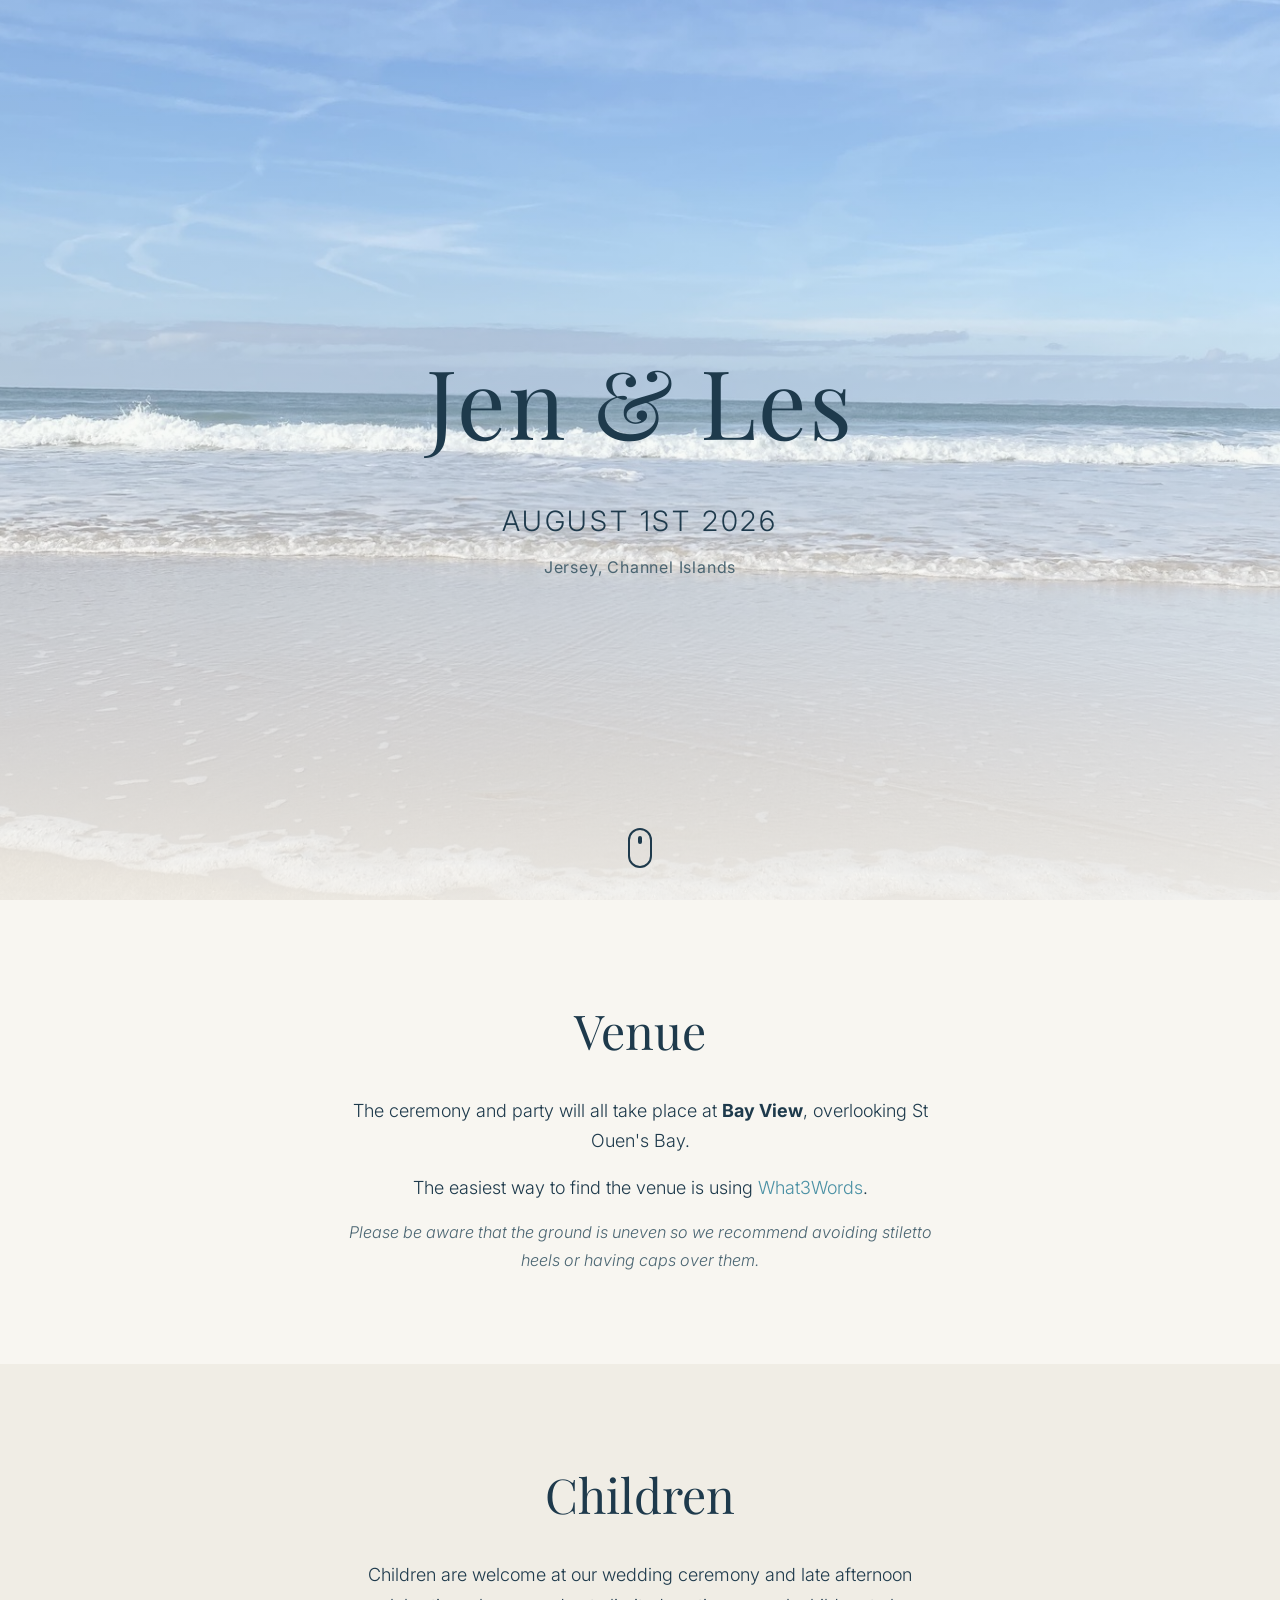
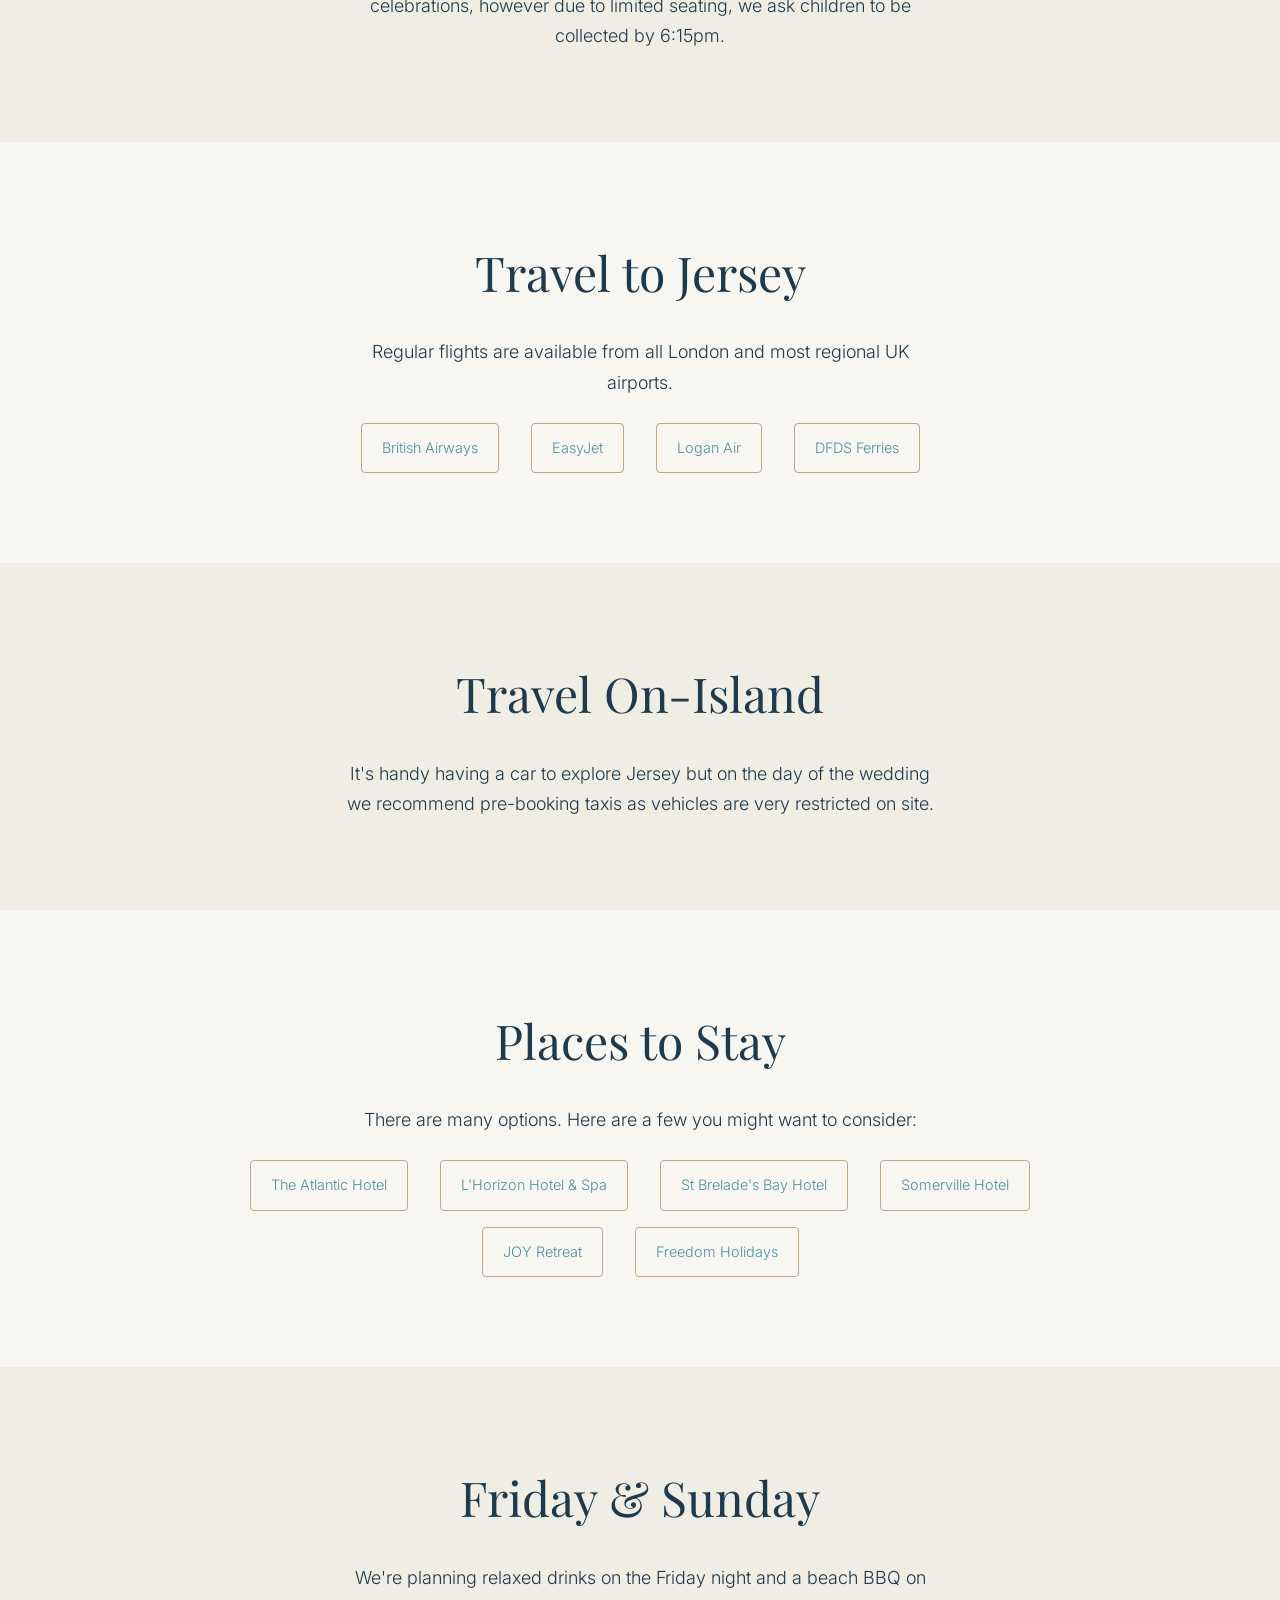
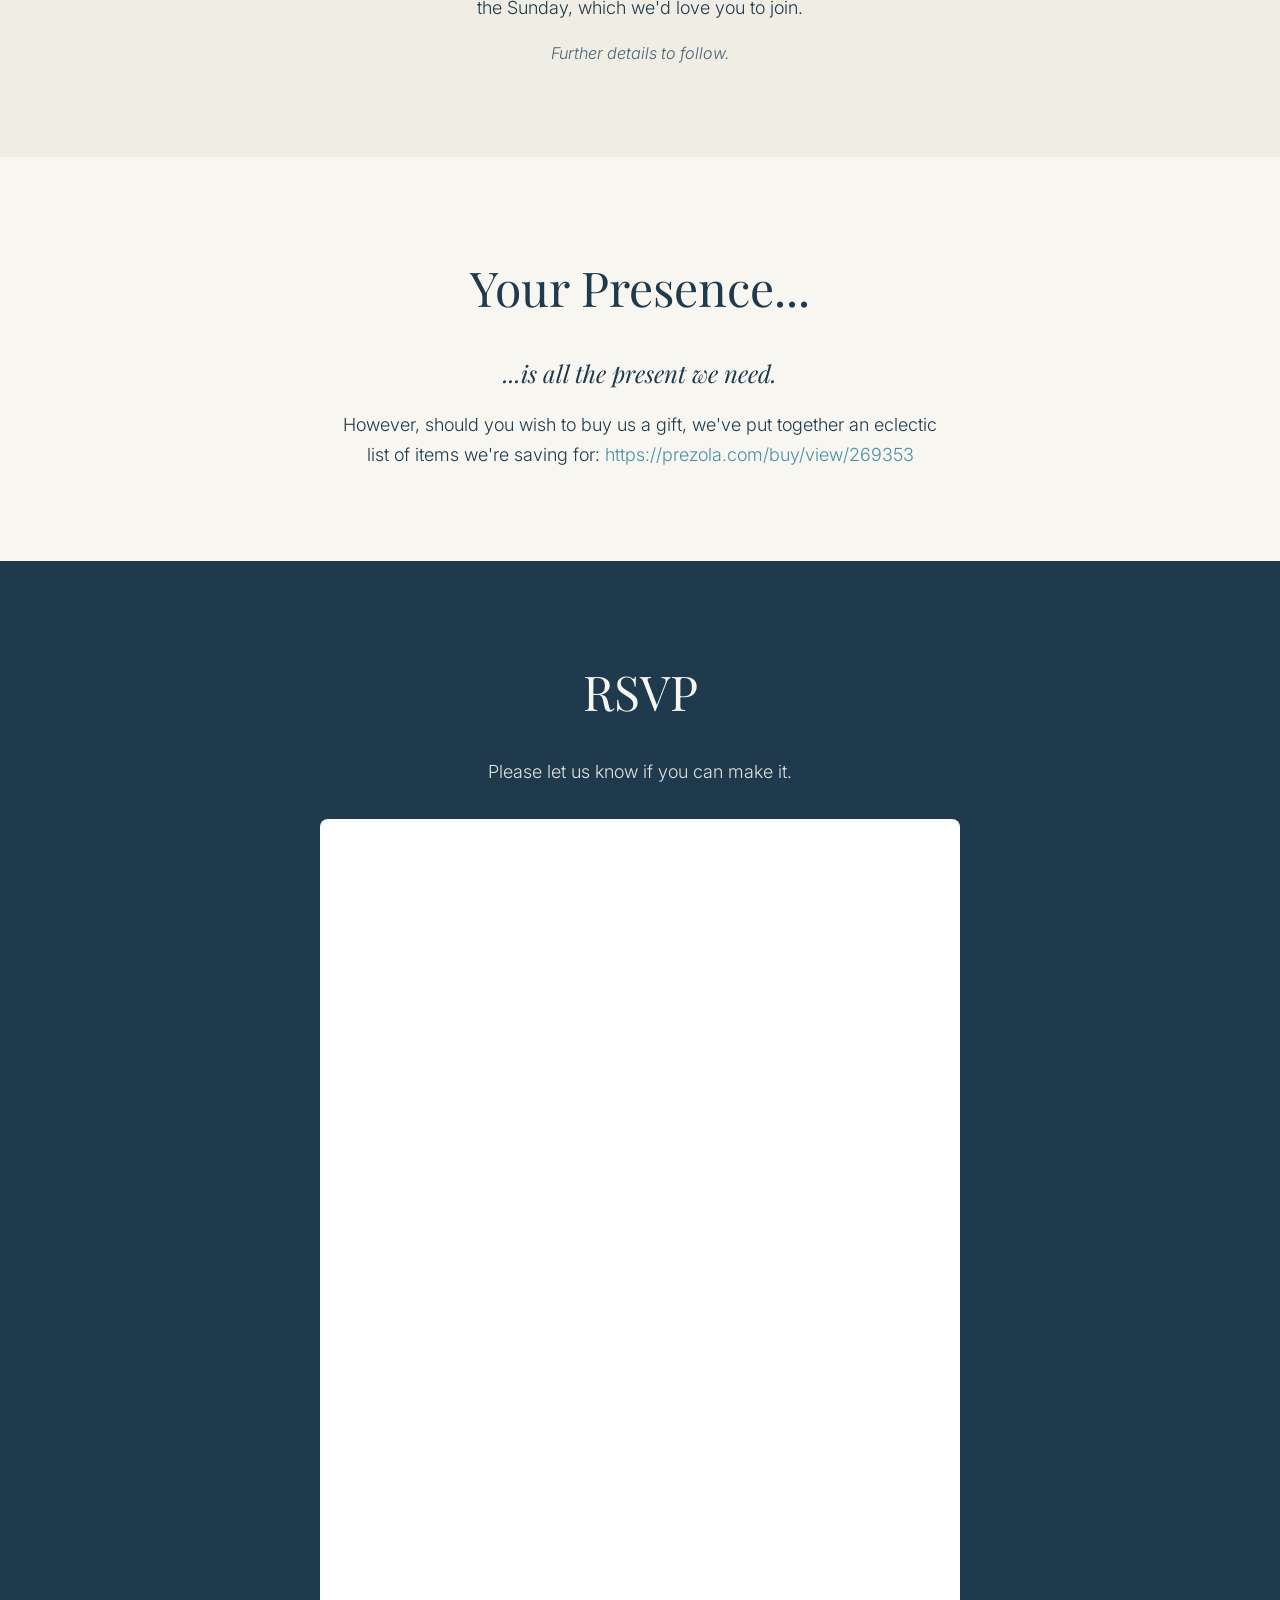
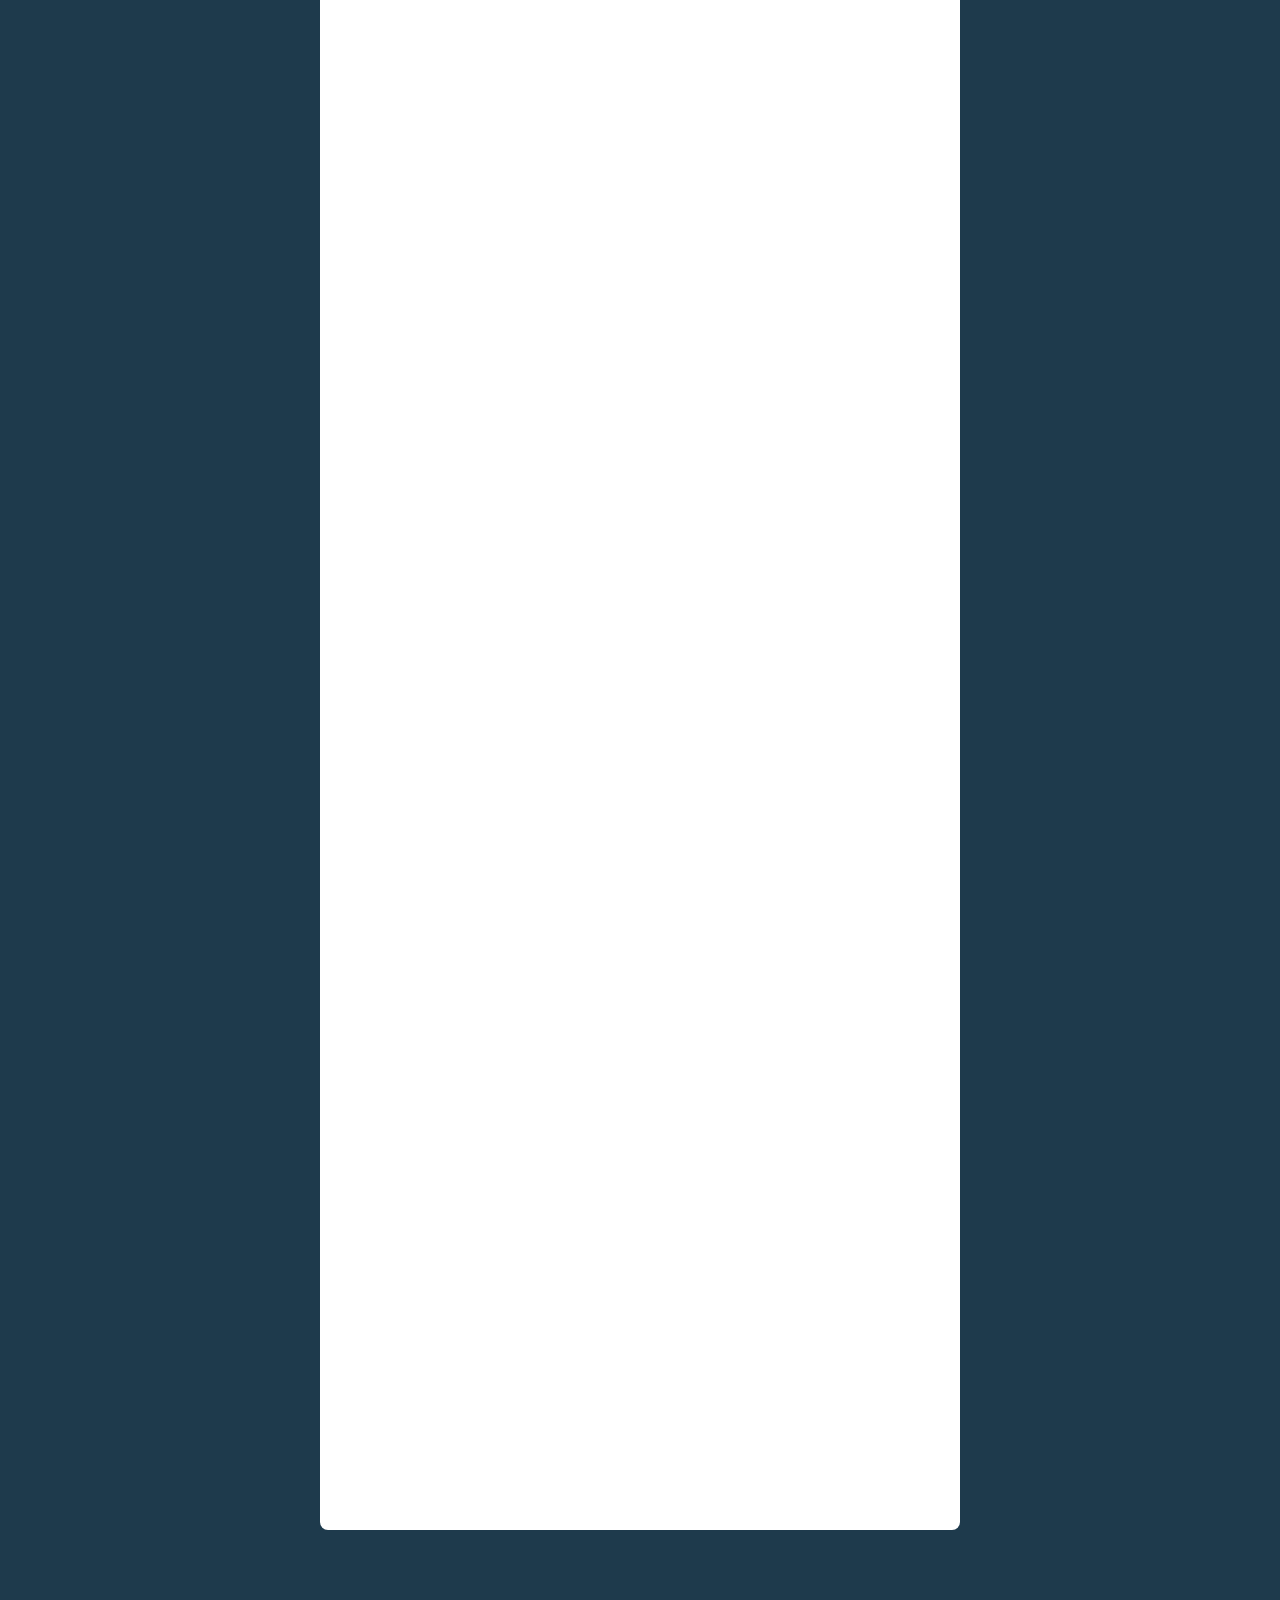
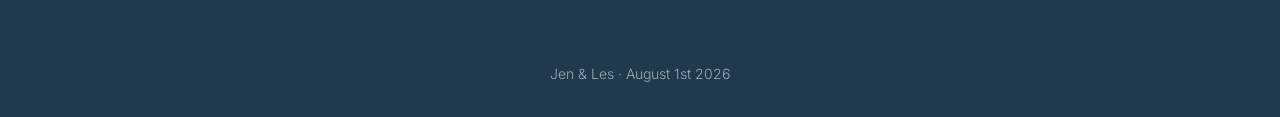
<file: docs/index.html>
<!DOCTYPE html>
<html lang="en">
<head>
  <meta charset="UTF-8">
  <meta name="viewport" content="width=device-width, initial-scale=1.0">
  <title>Jen & Les | August 1st 2026</title>
  <link rel="icon" type="image/svg+xml" href="assets/favicon.svg">
  <link rel="preconnect" href="https://fonts.googleapis.com">
  <link rel="preconnect" href="https://fonts.gstatic.com" crossorigin>
  <link href="https://fonts.googleapis.com/css2?family=Playfair+Display:wght@400;500;600&family=Inter:wght@300;400;500&display=swap" rel="stylesheet">
  <link rel="stylesheet" href="styles.css">
</head>
<body>
  <!-- Navigation -->
  <nav class="nav" id="nav">
    <div class="nav-inner">
      <a href="#venue">Venue</a>
      <a href="#travel">Travel</a>
      <a href="#stay">Stay</a>
      <a href="#weekend">Weekend</a>
      <a href="#rsvp">RSVP</a>
    </div>
  </nav>

  <!-- Hero Section -->
  <header class="hero" id="hero">
    <div class="hero-image-container">
      <img
        src="assets/jersey_beach-1500w.jpg"
        srcset="assets/jersey_beach-600w.jpg 600w,
                assets/jersey_beach-1000w.jpg 1000w,
                assets/jersey_beach-1500w.jpg 1500w,
                assets/jersey_beach-2000w.jpg 2000w"
        sizes="100vw"
        alt=""
        class="hero-image">
    </div>
    <div class="hero-content">
      <h1 class="hero-names">Jen & Les</h1>
      <p class="hero-date">August 1st 2026</p>
      <p class="hero-location">Jersey, Channel Islands</p>
    </div>
    <div class="scroll-indicator">
      <span></span>
    </div>
  </header>

  <main>
    <!-- Venue Section -->
    <section class="section" id="venue">
      <div class="section-content reveal">
        <h2>Venue</h2>
        <p>The ceremony and party will all take place at <strong>Bay View</strong>, overlooking St Ouen's Bay.</p>
        <p>The easiest way to find the venue is using <a href="https://what3words.com" target="_blank" rel="noopener">What3Words</a>.</p>
        <p class="note">Please be aware that the ground is uneven so we recommend avoiding stiletto heels or having caps over them.</p>
      </div>
    </section>

    <!-- Children Section -->
    <section class="section section-alt" id="children">
      <div class="section-content reveal">
        <h2>Children</h2>
        <p>Children are welcome at our wedding ceremony and late afternoon celebrations, however due to limited seating, we ask children to be collected by 6:15pm.</p>
      </div>
    </section>

    <!-- Travel Section -->
    <section class="section" id="travel">
      <div class="section-content reveal">
        <h2>Travel to Jersey</h2>
        <p>Regular flights are available from all London and most regional UK airports.</p>
        <div class="links-grid">
          <a href="https://www.britishairways.com" target="_blank" rel="noopener">British Airways</a>
          <a href="https://www.easyjet.com" target="_blank" rel="noopener">EasyJet</a>
          <a href="https://www.loganair.co.uk" target="_blank" rel="noopener">Logan Air</a>
          <a href="https://www.dfds.com" target="_blank" rel="noopener">DFDS Ferries</a>
        </div>
      </div>
    </section>

    <!-- On-Island Travel -->
    <section class="section section-alt" id="on-island">
      <div class="section-content reveal">
        <h2>Travel On-Island</h2>
        <p>It's handy having a car to explore Jersey but on the day of the wedding we recommend pre-booking taxis as vehicles are very restricted on site.</p>
      </div>
    </section>

    <!-- Places to Stay -->
    <section class="section" id="stay">
      <div class="section-content reveal">
        <h2>Places to Stay</h2>
        <p>There are many options. Here are a few you might want to consider:</p>
        <div class="links-grid">
          <a href="https://www.theatlantichotel.com" target="_blank" rel="noopener">The Atlantic Hotel</a>
          <a href="https://www.handpickedhotels.co.uk/lhorizon" target="_blank" rel="noopener">L'Horizon Hotel & Spa</a>
          <a href="https://www.stbreladeshotel.com" target="_blank" rel="noopener">St Brelade's Bay Hotel</a>
          <a href="https://www.somervillejersey.com" target="_blank" rel="noopener">Somerville Hotel</a>
          <a href="https://www.joyretreat.co.uk" target="_blank" rel="noopener">JOY Retreat</a>
          <a href="https://www.freedomholidays.je" target="_blank" rel="noopener">Freedom Holidays</a>
        </div>
      </div>
    </section>

    <!-- Weekend Plans -->
    <section class="section section-alt" id="weekend">
      <div class="section-content reveal">
        <h2>Friday & Sunday</h2>
        <p>We're planning relaxed drinks on the Friday night and a beach BBQ on the Sunday, which we'd love you to join.</p>
        <p class="note">Further details to follow.</p>
      </div>
    </section>

    <!-- Gift Note -->
    <section class="section" id="gift">
      <div class="section-content reveal">
        <h2>Your Presence...</h2>
        <p class="gift-text">...is all the present we need.</p>
        <p>However, should you wish to buy us a gift, we've put together an eclectic list of items we're saving for: <a href="https://prezola.com/buy/view/269353">https://prezola.com/buy/view/269353</a></p>
      </div>
    </section>

    <!-- RSVP Section -->
    <section class="section section-rsvp" id="rsvp">
      <div class="section-content reveal">
        <h2>RSVP</h2>
        <p>Please let us know if you can make it.</p>

        <!-- Google Form placeholder - replace with your embed code -->
        <div class="form-container">
          <iframe src="https://docs.google.com/forms/d/e/1FAIpQLScDD2tnf_MlMa_CVuZrxenxAISBr8o9KauTwJWW83xumMVMVA/viewform?embedded=true" width="640" height="2311" frameborder="0" marginheight="0" marginwidth="0">Loading…</iframe>
        </div>
      </div>
    </section>
  </main>

  <!-- Footer -->
  <footer class="footer">
    <p>Jen & Les &middot; August 1st 2026</p>
  </footer>

  <script src="script.js"></script>
</body>
</html>
</file>
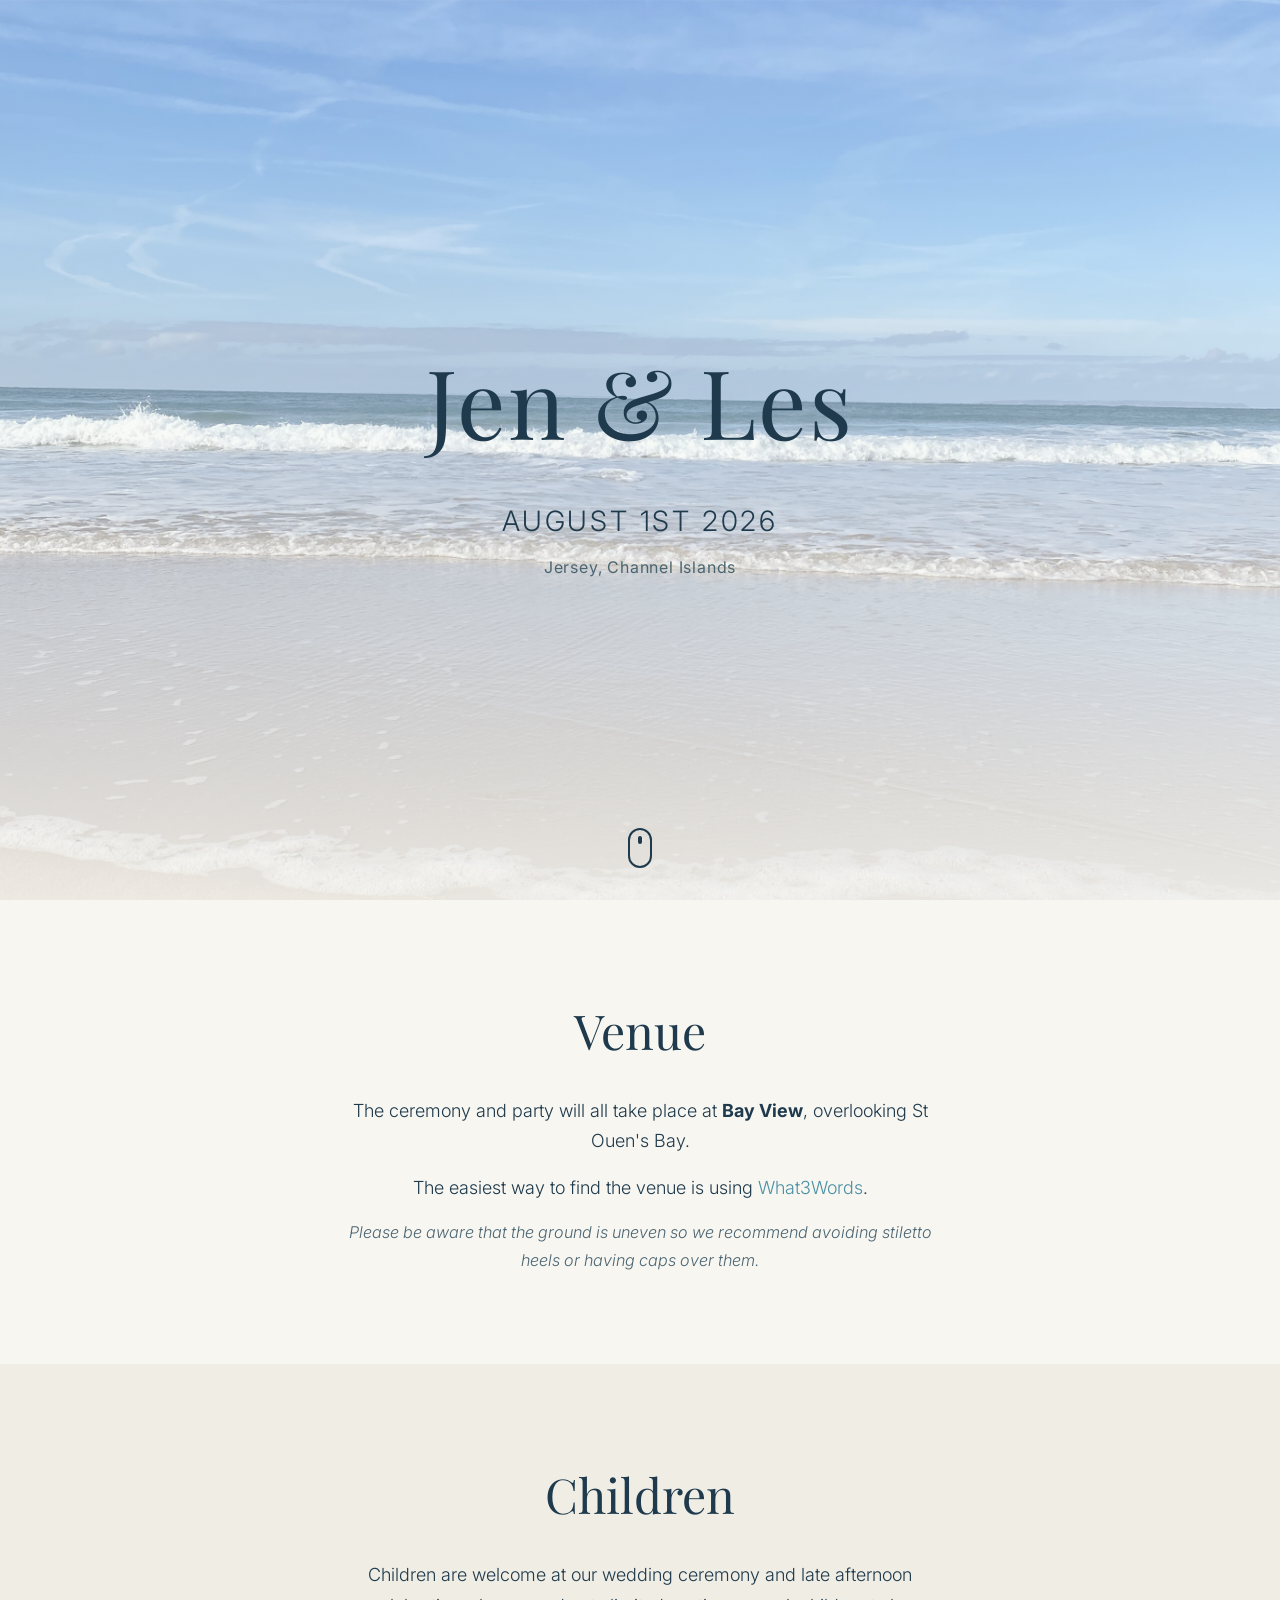
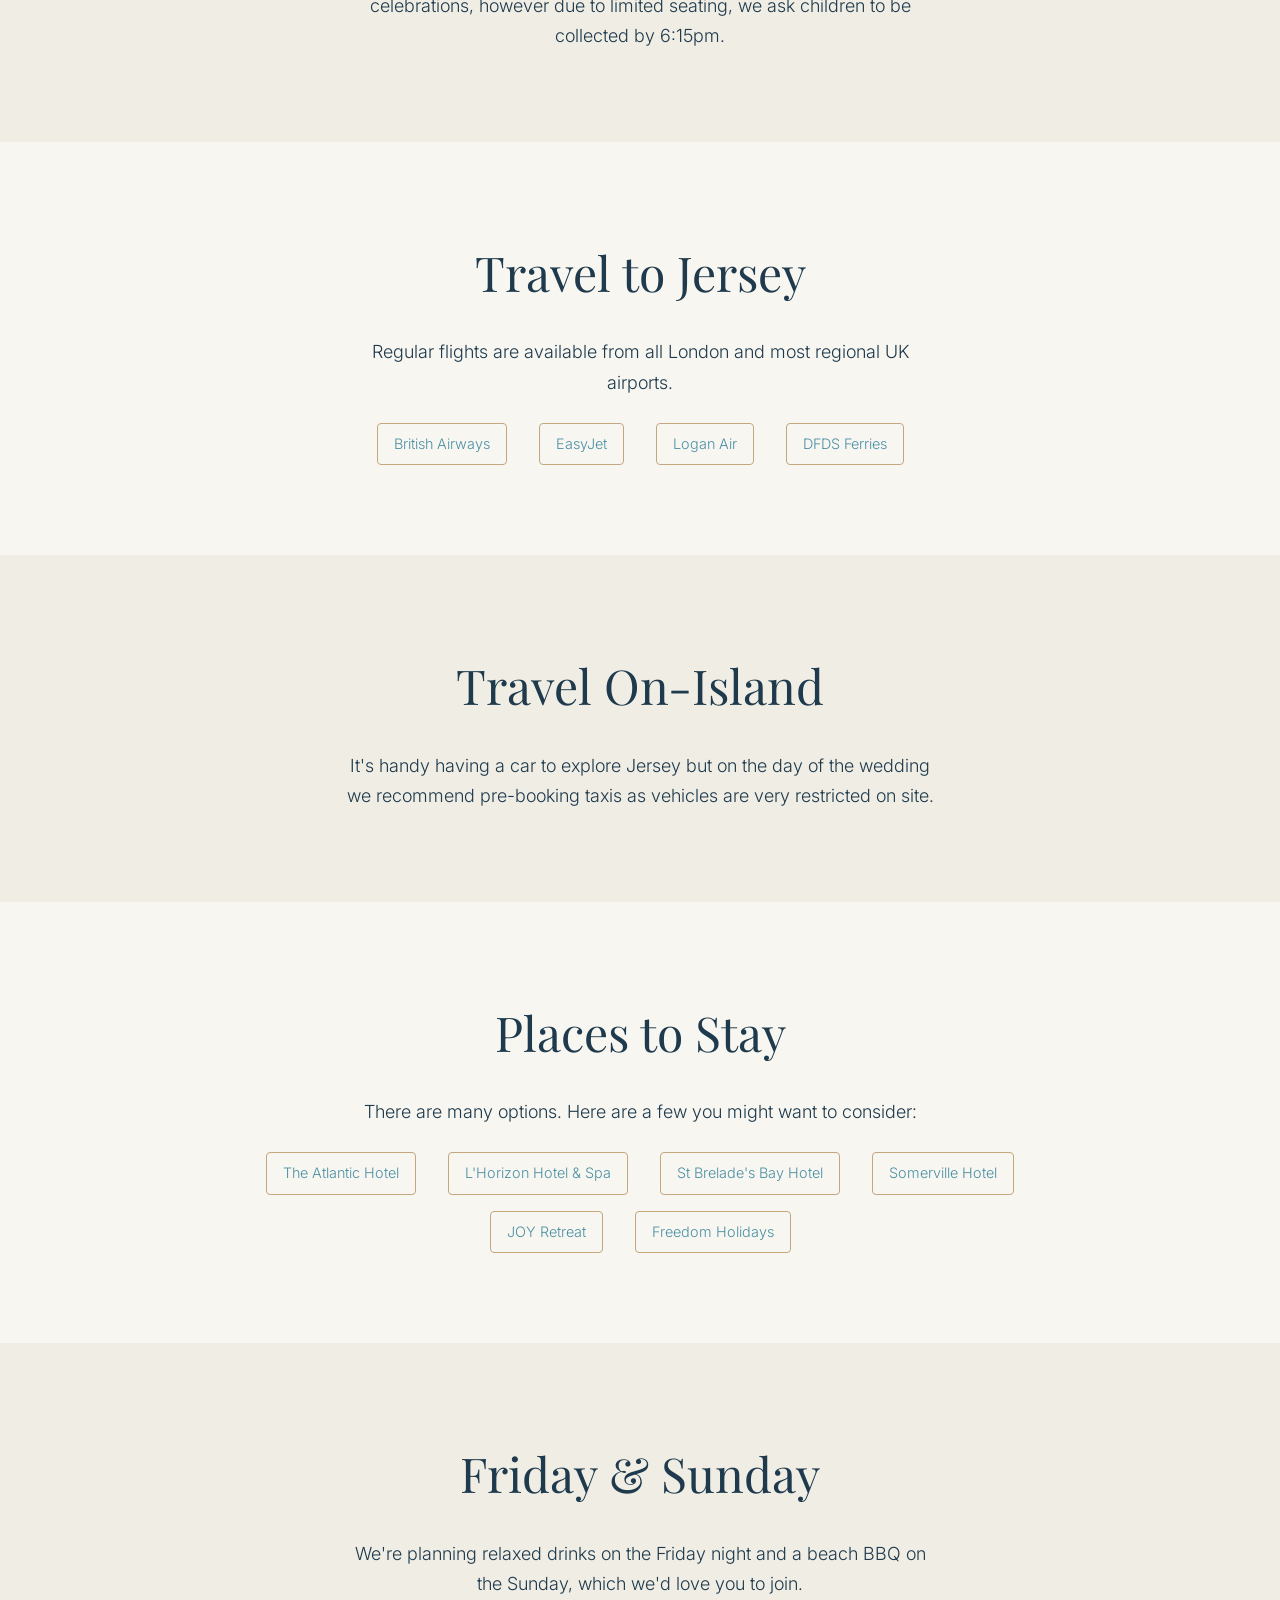
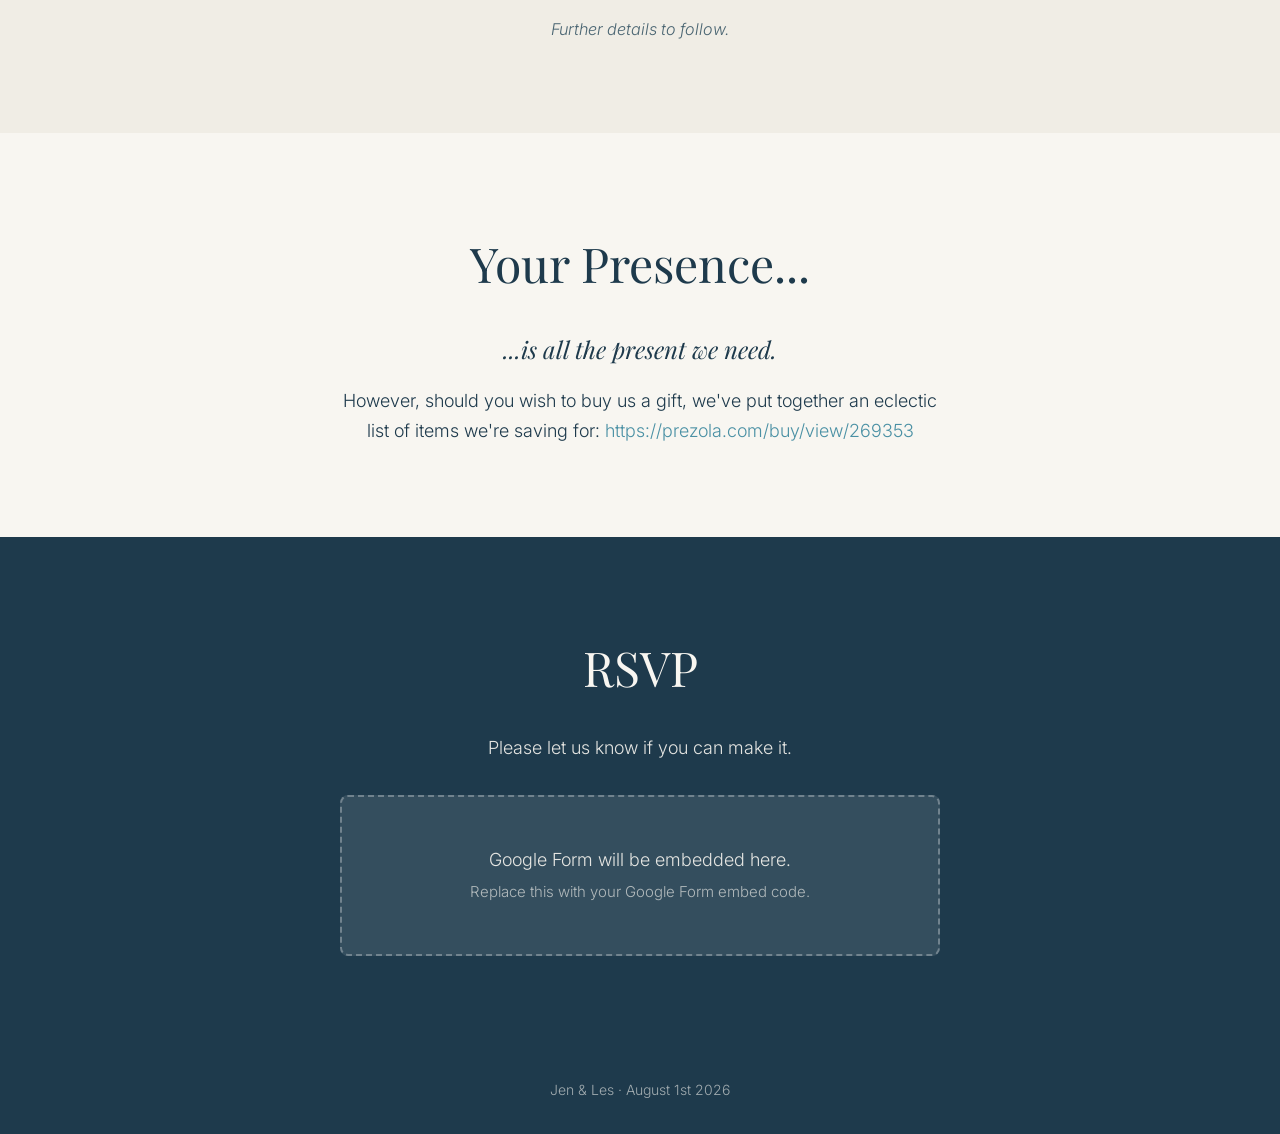
<file: public/index.html>
<!DOCTYPE html>
<html lang="en">
<head>
  <meta charset="UTF-8">
  <meta name="viewport" content="width=device-width, initial-scale=1.0">
  <title>Jen & Les | August 1st 2026</title>
  <link rel="preconnect" href="https://fonts.googleapis.com">
  <link rel="preconnect" href="https://fonts.gstatic.com" crossorigin>
  <link href="https://fonts.googleapis.com/css2?family=Playfair+Display:wght@400;500;600&family=Inter:wght@300;400;500&display=swap" rel="stylesheet">
  <link rel="stylesheet" href="styles.css">
</head>
<body>
  <!-- Navigation -->
  <nav class="nav" id="nav">
    <div class="nav-inner">
      <a href="#venue">Venue</a>
      <a href="#travel">Travel</a>
      <a href="#stay">Stay</a>
      <a href="#weekend">Weekend</a>
      <a href="#rsvp">RSVP</a>
    </div>
  </nav>

  <!-- Hero Section -->
  <header class="hero" id="hero">
    <div class="hero-image-container">
      <img src="assets/IMG_8359.jpg" alt="Jersey beach" class="hero-image">
    </div>
    <div class="hero-content">
      <h1 class="hero-names">Jen & Les</h1>
      <p class="hero-date">August 1st 2026</p>
      <p class="hero-location">Jersey, Channel Islands</p>
    </div>
    <div class="scroll-indicator">
      <span></span>
    </div>
  </header>

  <main>
    <!-- Venue Section -->
    <section class="section" id="venue">
      <div class="section-content reveal">
        <h2>Venue</h2>
        <p>The ceremony and party will all take place at <strong>Bay View</strong>, overlooking St Ouen's Bay.</p>
        <p>The easiest way to find the venue is using <a href="https://what3words.com" target="_blank" rel="noopener">What3Words</a>.</p>
        <p class="note">Please be aware that the ground is uneven so we recommend avoiding stiletto heels or having caps over them.</p>
      </div>
    </section>

    <!-- Children Section -->
    <section class="section section-alt" id="children">
      <div class="section-content reveal">
        <h2>Children</h2>
        <p>Children are welcome at our wedding ceremony and late afternoon celebrations, however due to limited seating, we ask children to be collected by 6:15pm.</p>
      </div>
    </section>

    <!-- Travel Section -->
    <section class="section" id="travel">
      <div class="section-content reveal">
        <h2>Travel to Jersey</h2>
        <p>Regular flights are available from all London and most regional UK airports.</p>
        <div class="links-grid">
          <a href="https://www.britishairways.com" target="_blank" rel="noopener">British Airways</a>
          <a href="https://www.easyjet.com" target="_blank" rel="noopener">EasyJet</a>
          <a href="https://www.loganair.co.uk" target="_blank" rel="noopener">Logan Air</a>
          <a href="https://www.dfds.com" target="_blank" rel="noopener">DFDS Ferries</a>
        </div>
      </div>
    </section>

    <!-- On-Island Travel -->
    <section class="section section-alt" id="on-island">
      <div class="section-content reveal">
        <h2>Travel On-Island</h2>
        <p>It's handy having a car to explore Jersey but on the day of the wedding we recommend pre-booking taxis as vehicles are very restricted on site.</p>
      </div>
    </section>

    <!-- Places to Stay -->
    <section class="section" id="stay">
      <div class="section-content reveal">
        <h2>Places to Stay</h2>
        <p>There are many options. Here are a few you might want to consider:</p>
        <div class="links-grid">
          <a href="https://www.theatlantichotel.com" target="_blank" rel="noopener">The Atlantic Hotel</a>
          <a href="https://www.handpickedhotels.co.uk/lhorizon" target="_blank" rel="noopener">L'Horizon Hotel & Spa</a>
          <a href="https://www.stbreladeshotel.com" target="_blank" rel="noopener">St Brelade's Bay Hotel</a>
          <a href="https://www.somervillejersey.com" target="_blank" rel="noopener">Somerville Hotel</a>
          <a href="https://www.joyretreat.co.uk" target="_blank" rel="noopener">JOY Retreat</a>
          <a href="https://www.freedomholidays.je" target="_blank" rel="noopener">Freedom Holidays</a>
        </div>
      </div>
    </section>

    <!-- Weekend Plans -->
    <section class="section section-alt" id="weekend">
      <div class="section-content reveal">
        <h2>Friday & Sunday</h2>
        <p>We're planning relaxed drinks on the Friday night and a beach BBQ on the Sunday, which we'd love you to join.</p>
        <p class="note">Further details to follow.</p>
      </div>
    </section>

    <!-- Gift Note -->
    <section class="section" id="gift">
      <div class="section-content reveal">
        <h2>Your Presence...</h2>
        <p class="gift-text">...is all the present we need.</p>
        <p>However, should you wish to buy us a gift, we've put together an eclectic list of items we're saving for: <a href="https://prezola.com/buy/view/269353">https://prezola.com/buy/view/269353</a></p>
      </div>
    </section>

    <!-- RSVP Section -->
    <section class="section section-rsvp" id="rsvp">
      <div class="section-content reveal">
        <h2>RSVP</h2>
        <p>Please let us know if you can make it.</p>

        <!-- Google Form placeholder - replace with your embed code -->
        <div class="form-container">
          <p class="form-placeholder">
            Google Form will be embedded here.<br>
            <small>Replace this with your Google Form embed code.</small>
          </p>
          <!--
            To embed your Google Form:
            1. Create form at forms.google.com
            2. Click "Send" > Embed icon (<>)
            3. Copy the iframe code
            4. Replace the div.form-placeholder above with the iframe
          -->
        </div>
      </div>
    </section>
  </main>

  <!-- Footer -->
  <footer class="footer">
    <p>Jen & Les &middot; August 1st 2026</p>
  </footer>

  <script src="script.js"></script>
</body>
</html>
</file>
<file: docs/styles.css>
/* CSS Variables - Beach-inspired palette */
:root {
  --color-bg: #f8f6f1;
  --color-bg-alt: #f0ede5;
  --color-text: #1e3a4c;
  --color-text-light: #4a6572;
  --color-accent: #4a90a4;
  --color-accent-hover: #3a7a8e;
  --color-sand: #c4a77d;

  --font-serif: 'Playfair Display', Georgia, serif;
  --font-sans: 'Inter', -apple-system, BlinkMacSystemFont, sans-serif;

  --section-padding: clamp(4rem, 10vh, 8rem);
  --content-width: min(90%, 800px);
}

/* Reset & Base */
*, *::before, *::after {
  box-sizing: border-box;
  margin: 0;
  padding: 0;
}

html {
  scroll-behavior: smooth;
}

body {
  font-family: var(--font-sans);
  font-weight: 300;
  font-size: clamp(1rem, 2.5vw, 1.125rem);
  line-height: 1.7;
  color: var(--color-text);
  background-color: var(--color-bg);
}

/* Navigation */
.nav {
  position: fixed;
  top: 0;
  left: 0;
  right: 0;
  z-index: 100;
  padding: 1rem clamp(1rem, 4vw, 2rem);
  background: rgba(248, 246, 241, 0.95);
  backdrop-filter: blur(10px);
  -webkit-backdrop-filter: blur(10px);
  transform: translateY(-100%);
  transition: transform 0.3s ease;
}

.nav.visible {
  transform: translateY(0);
}

.nav-inner {
  max-width: 1200px;
  margin: 0 auto;
  display: flex;
  justify-content: center;
  gap: 2rem;
}

.nav a {
  color: var(--color-text);
  text-decoration: none;
  font-size: clamp(0.7rem, 2vw, 0.875rem);
  font-weight: 400;
  letter-spacing: 0.05em;
  text-transform: uppercase;
  transition: color 0.2s ease;
  padding: 0.5rem 0.25rem;
  min-height: 44px;
  display: flex;
  align-items: center;
}

.nav a:hover {
  color: var(--color-accent);
}

/* Hero Section */
.hero {
  position: relative;
  height: 100vh;
  height: 100svh; /* Modern browsers: accounts for mobile browser chrome */
  min-height: 500px;
  display: flex;
  align-items: center;
  justify-content: center;
  overflow: hidden;
}

.hero-image-container {
  position: absolute;
  inset: 0;
  z-index: -1;
}

.hero-image {
  width: 100%;
  height: 100%;
  object-fit: cover;
  object-position: center;
  transform: scale(1.1);
  transition: transform 0.1s ease-out;
}

.hero::after {
  content: '';
  position: absolute;
  inset: 0;
  background: linear-gradient(
    to bottom,
    rgba(248, 246, 241, 0.3) 0%,
    rgba(248, 246, 241, 0.5) 50%,
    rgba(248, 246, 241, 0.9) 100%
  );
  z-index: -1;
}

.hero-content {
  text-align: center;
  padding: 2rem;
}

.hero-names {
  font-family: var(--font-serif);
  font-size: clamp(3rem, 10vw, 6rem);
  font-weight: 400;
  letter-spacing: 0.02em;
  margin-bottom: 1rem;
  color: var(--color-text);
}

.hero-date {
  font-size: clamp(1.25rem, 3vw, 1.75rem);
  font-weight: 300;
  letter-spacing: 0.1em;
  text-transform: uppercase;
  margin-bottom: 0.5rem;
  color: var(--color-text);
}

.hero-location {
  font-size: 1rem;
  font-weight: 400;
  color: var(--color-text-light);
  letter-spacing: 0.05em;
}

/* Scroll Indicator */
.scroll-indicator {
  position: absolute;
  bottom: 2rem;
  left: 50%;
  transform: translateX(-50%);
}

.scroll-indicator span {
  display: block;
  width: 24px;
  height: 40px;
  border: 2px solid var(--color-text);
  border-radius: 12px;
  position: relative;
}

.scroll-indicator span::after {
  content: '';
  position: absolute;
  top: 6px;
  left: 50%;
  transform: translateX(-50%);
  width: 4px;
  height: 8px;
  background: var(--color-text);
  border-radius: 2px;
  animation: scroll-hint 2s ease-in-out infinite;
}

@keyframes scroll-hint {
  0%, 100% { opacity: 1; transform: translateX(-50%) translateY(0); }
  50% { opacity: 0.3; transform: translateX(-50%) translateY(10px); }
}

/* Sections */
.section {
  padding: var(--section-padding) 0;
  background: var(--color-bg);
}

.section-alt {
  background: var(--color-bg-alt);
}

.section-content {
  width: var(--content-width);
  margin: 0 auto;
  text-align: center;
}

/* Reveal Animation */
.reveal {
  opacity: 0;
  transform: translateY(30px);
  transition: opacity 0.8s ease, transform 0.8s ease;
}

.reveal.active {
  opacity: 1;
  transform: translateY(0);
}

/* Typography */
h2 {
  font-family: var(--font-serif);
  font-size: clamp(2rem, 5vw, 3rem);
  font-weight: 400;
  margin-bottom: 1.5rem;
  color: var(--color-text);
}

p {
  margin-bottom: 1rem;
  max-width: 600px;
  margin-left: auto;
  margin-right: auto;
}

p:last-child {
  margin-bottom: 0;
}

.note {
  font-size: 0.9em;
  color: var(--color-text-light);
  font-style: italic;
}

.gift-text {
  font-family: var(--font-serif);
  font-size: 1.5rem;
  font-style: italic;
}

/* Links */
a {
  color: var(--color-accent);
  text-decoration: none;
  transition: color 0.2s ease;
  word-break: break-word;
  overflow-wrap: break-word;
}

a:hover {
  color: var(--color-accent-hover);
}

/* Links Grid */
.links-grid {
  display: flex;
  flex-wrap: wrap;
  justify-content: center;
  gap: 1rem 2rem;
  margin-top: 1.5rem;
}

.links-grid a {
  padding: 0.75rem 1.25rem;
  border: 1px solid var(--color-sand);
  border-radius: 4px;
  font-size: 0.9rem;
  transition: all 0.2s ease;
  min-height: 44px;
  display: flex;
  align-items: center;
  justify-content: center;
}

.links-grid a:hover {
  background: var(--color-accent);
  border-color: var(--color-accent);
  color: white;
}

/* RSVP Section */
.section-rsvp {
  background: var(--color-text);
  color: var(--color-bg);
}

.section-rsvp h2 {
  color: var(--color-bg);
}

.section-rsvp p {
  color: rgba(248, 246, 241, 0.9);
}

.form-container {
  margin-top: 2rem;
  width: 100%;
  max-width: 640px;
  margin-left: auto;
  margin-right: auto;
}

.form-container iframe {
  width: 100%;
  min-height: 800px;
  border: none;
  border-radius: 8px;
  background: white;
}

.form-placeholder {
  padding: 3rem 2rem;
  background: rgba(255, 255, 255, 0.1);
  border: 2px dashed rgba(255, 255, 255, 0.3);
  border-radius: 8px;
}

.form-placeholder small {
  opacity: 0.7;
}

/* Footer */
.footer {
  padding: 2rem;
  text-align: center;
  background: var(--color-text);
  color: rgba(248, 246, 241, 0.6);
  font-size: 0.875rem;
}

/* Responsive */
@media (max-width: 768px) {
  .nav-inner {
    gap: 0.75rem;
  }

  .links-grid {
    flex-direction: column;
    align-items: center;
    gap: 0.75rem;
  }

  .links-grid a {
    width: 100%;
    max-width: 300px;
  }

  .hero-content {
    padding: 1.5rem;
  }

  .form-container iframe {
    min-height: 600px;
  }

  .gift-text {
    font-size: 1.25rem;
  }
}

@media (max-width: 480px) {
  .nav-inner {
    gap: 0.25rem 0.5rem;
    flex-wrap: wrap;
    justify-content: center;
  }

  .hero {
    min-height: 400px;
  }

  .hero-content {
    padding: 1rem;
  }

  .section-content {
    padding-left: 1rem;
    padding-right: 1rem;
  }

  .section-rsvp .section-content {
    padding-left: 0;
    padding-right: 0;
  }

  .form-placeholder {
    padding: 2rem 1rem;
  }

  .scroll-indicator {
    bottom: 1rem;
  }
}

/* Landscape phones */
@media (max-height: 500px) and (orientation: landscape) {
  .hero {
    min-height: 100svh;
  }

  .hero-names {
    font-size: clamp(2rem, 8vw, 4rem);
  }

  .scroll-indicator {
    display: none;
  }
}
</file>
<file: public/styles.css>
/* CSS Variables - Beach-inspired palette */
:root {
  --color-bg: #f8f6f1;
  --color-bg-alt: #f0ede5;
  --color-text: #1e3a4c;
  --color-text-light: #4a6572;
  --color-accent: #4a90a4;
  --color-accent-hover: #3a7a8e;
  --color-sand: #c4a77d;

  --font-serif: 'Playfair Display', Georgia, serif;
  --font-sans: 'Inter', -apple-system, BlinkMacSystemFont, sans-serif;

  --section-padding: clamp(4rem, 10vh, 8rem);
  --content-width: min(90%, 800px);
}

/* Reset & Base */
*, *::before, *::after {
  box-sizing: border-box;
  margin: 0;
  padding: 0;
}

html {
  scroll-behavior: smooth;
}

body {
  font-family: var(--font-sans);
  font-weight: 300;
  font-size: clamp(1rem, 2.5vw, 1.125rem);
  line-height: 1.7;
  color: var(--color-text);
  background-color: var(--color-bg);
}

/* Navigation */
.nav {
  position: fixed;
  top: 0;
  left: 0;
  right: 0;
  z-index: 100;
  padding: 1rem 2rem;
  background: rgba(248, 246, 241, 0.95);
  backdrop-filter: blur(10px);
  transform: translateY(-100%);
  transition: transform 0.3s ease;
}

.nav.visible {
  transform: translateY(0);
}

.nav-inner {
  max-width: 1200px;
  margin: 0 auto;
  display: flex;
  justify-content: center;
  gap: 2rem;
}

.nav a {
  color: var(--color-text);
  text-decoration: none;
  font-size: 0.875rem;
  font-weight: 400;
  letter-spacing: 0.05em;
  text-transform: uppercase;
  transition: color 0.2s ease;
}

.nav a:hover {
  color: var(--color-accent);
}

/* Hero Section */
.hero {
  position: relative;
  height: 100vh;
  min-height: 600px;
  display: flex;
  align-items: center;
  justify-content: center;
  overflow: hidden;
}

.hero-image-container {
  position: absolute;
  inset: 0;
  z-index: -1;
}

.hero-image {
  width: 100%;
  height: 100%;
  object-fit: cover;
  object-position: center;
  transform: scale(1.1);
  transition: transform 0.1s ease-out;
}

.hero::after {
  content: '';
  position: absolute;
  inset: 0;
  background: linear-gradient(
    to bottom,
    rgba(248, 246, 241, 0.3) 0%,
    rgba(248, 246, 241, 0.5) 50%,
    rgba(248, 246, 241, 0.9) 100%
  );
  z-index: -1;
}

.hero-content {
  text-align: center;
  padding: 2rem;
}

.hero-names {
  font-family: var(--font-serif);
  font-size: clamp(3rem, 10vw, 6rem);
  font-weight: 400;
  letter-spacing: 0.02em;
  margin-bottom: 1rem;
  color: var(--color-text);
}

.hero-date {
  font-size: clamp(1.25rem, 3vw, 1.75rem);
  font-weight: 300;
  letter-spacing: 0.1em;
  text-transform: uppercase;
  margin-bottom: 0.5rem;
  color: var(--color-text);
}

.hero-location {
  font-size: 1rem;
  font-weight: 400;
  color: var(--color-text-light);
  letter-spacing: 0.05em;
}

/* Scroll Indicator */
.scroll-indicator {
  position: absolute;
  bottom: 2rem;
  left: 50%;
  transform: translateX(-50%);
}

.scroll-indicator span {
  display: block;
  width: 24px;
  height: 40px;
  border: 2px solid var(--color-text);
  border-radius: 12px;
  position: relative;
}

.scroll-indicator span::after {
  content: '';
  position: absolute;
  top: 6px;
  left: 50%;
  transform: translateX(-50%);
  width: 4px;
  height: 8px;
  background: var(--color-text);
  border-radius: 2px;
  animation: scroll-hint 2s ease-in-out infinite;
}

@keyframes scroll-hint {
  0%, 100% { opacity: 1; transform: translateX(-50%) translateY(0); }
  50% { opacity: 0.3; transform: translateX(-50%) translateY(10px); }
}

/* Sections */
.section {
  padding: var(--section-padding) 0;
  background: var(--color-bg);
}

.section-alt {
  background: var(--color-bg-alt);
}

.section-content {
  width: var(--content-width);
  margin: 0 auto;
  text-align: center;
}

/* Reveal Animation */
.reveal {
  opacity: 0;
  transform: translateY(30px);
  transition: opacity 0.8s ease, transform 0.8s ease;
}

.reveal.active {
  opacity: 1;
  transform: translateY(0);
}

/* Typography */
h2 {
  font-family: var(--font-serif);
  font-size: clamp(2rem, 5vw, 3rem);
  font-weight: 400;
  margin-bottom: 1.5rem;
  color: var(--color-text);
}

p {
  margin-bottom: 1rem;
  max-width: 600px;
  margin-left: auto;
  margin-right: auto;
}

p:last-child {
  margin-bottom: 0;
}

.note {
  font-size: 0.9em;
  color: var(--color-text-light);
  font-style: italic;
}

.gift-text {
  font-family: var(--font-serif);
  font-size: 1.5rem;
  font-style: italic;
}

/* Links */
a {
  color: var(--color-accent);
  text-decoration: none;
  transition: color 0.2s ease;
}

a:hover {
  color: var(--color-accent-hover);
}

/* Links Grid */
.links-grid {
  display: flex;
  flex-wrap: wrap;
  justify-content: center;
  gap: 1rem 2rem;
  margin-top: 1.5rem;
}

.links-grid a {
  padding: 0.5rem 1rem;
  border: 1px solid var(--color-sand);
  border-radius: 4px;
  font-size: 0.9rem;
  transition: all 0.2s ease;
}

.links-grid a:hover {
  background: var(--color-accent);
  border-color: var(--color-accent);
  color: white;
}

/* RSVP Section */
.section-rsvp {
  background: var(--color-text);
  color: var(--color-bg);
}

.section-rsvp h2 {
  color: var(--color-bg);
}

.section-rsvp p {
  color: rgba(248, 246, 241, 0.9);
}

.form-container {
  margin-top: 2rem;
  width: 100%;
  max-width: 640px;
  margin-left: auto;
  margin-right: auto;
}

.form-container iframe {
  width: 100%;
  min-height: 800px;
  border: none;
  border-radius: 8px;
  background: white;
}

.form-placeholder {
  padding: 3rem 2rem;
  background: rgba(255, 255, 255, 0.1);
  border: 2px dashed rgba(255, 255, 255, 0.3);
  border-radius: 8px;
}

.form-placeholder small {
  opacity: 0.7;
}

/* Footer */
.footer {
  padding: 2rem;
  text-align: center;
  background: var(--color-text);
  color: rgba(248, 246, 241, 0.6);
  font-size: 0.875rem;
}

/* Responsive */
@media (max-width: 768px) {
  .nav-inner {
    gap: 1rem;
  }

  .nav a {
    font-size: 0.75rem;
  }

  .links-grid {
    flex-direction: column;
    gap: 0.75rem;
  }

  .links-grid a {
    width: 100%;
    max-width: 280px;
  }
}

@media (max-width: 480px) {
  .nav-inner {
    gap: 0.5rem;
    flex-wrap: wrap;
    justify-content: center;
  }
}
</file>
